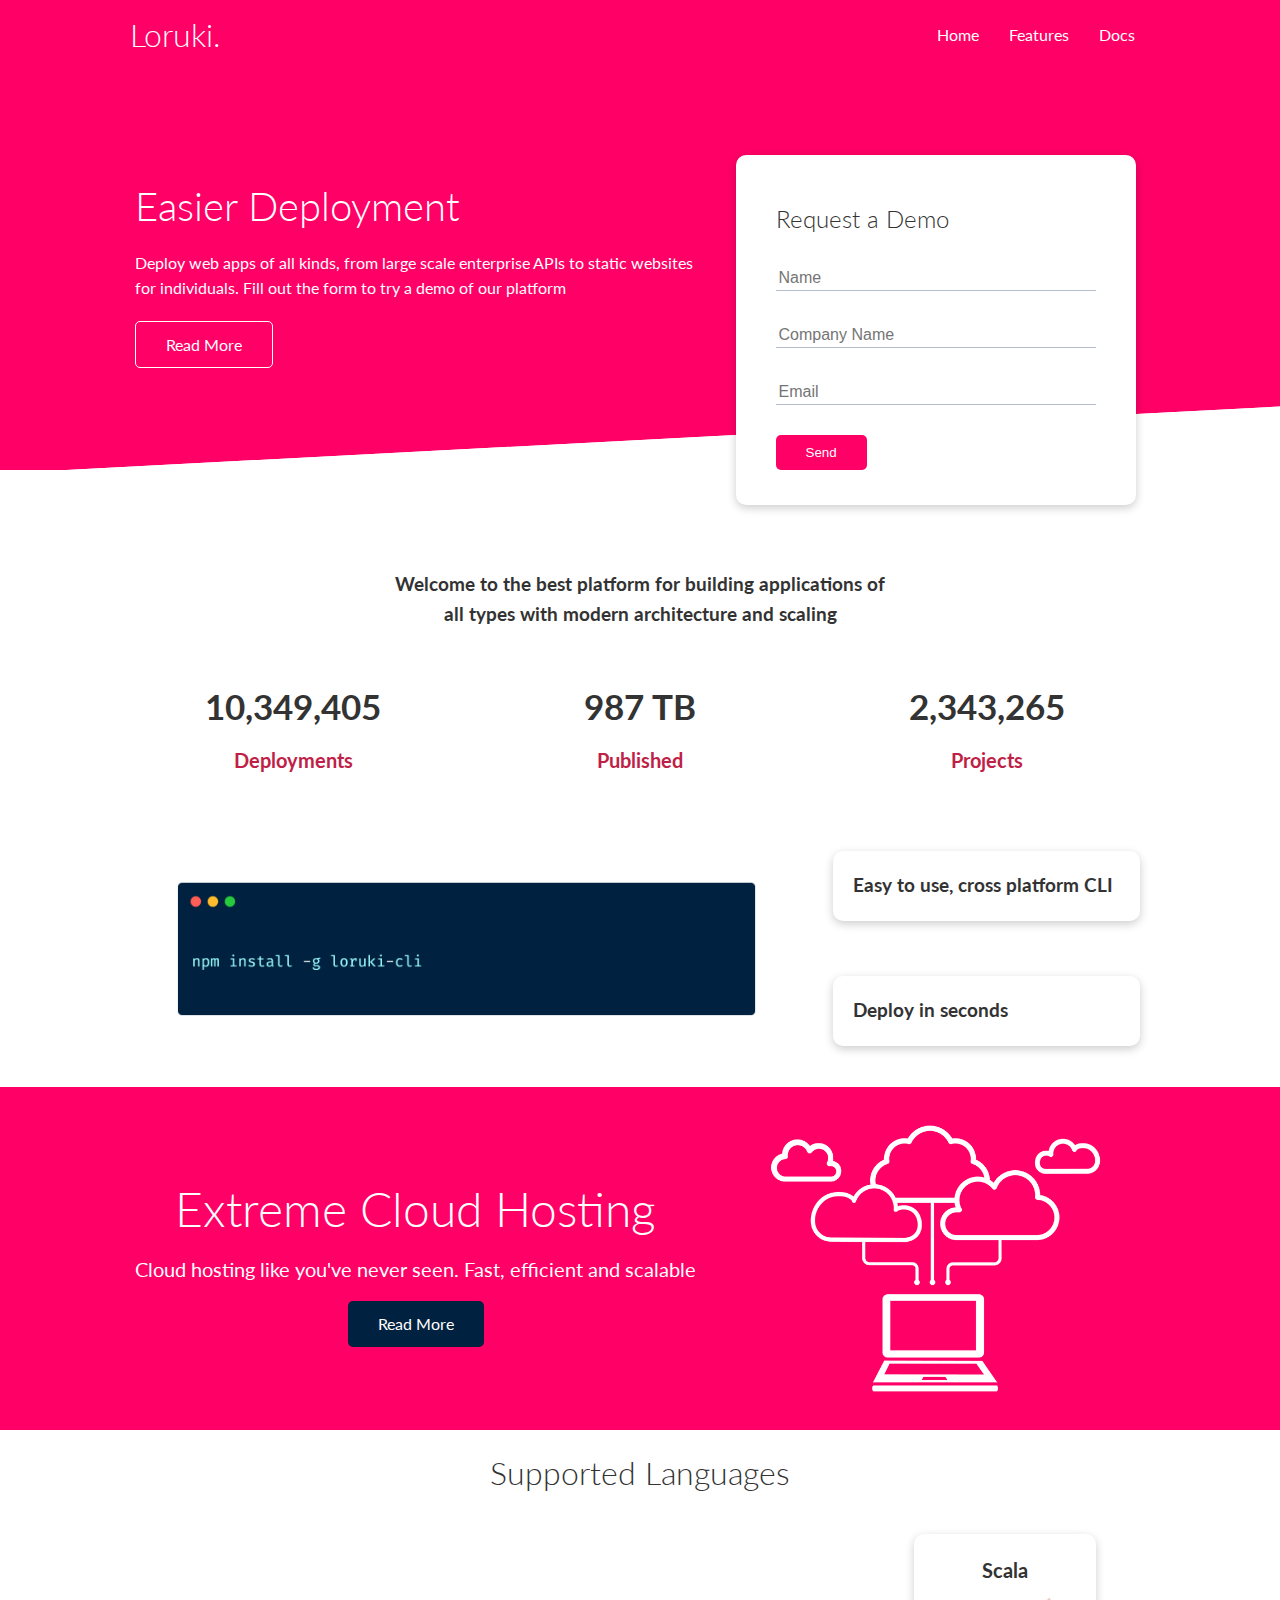
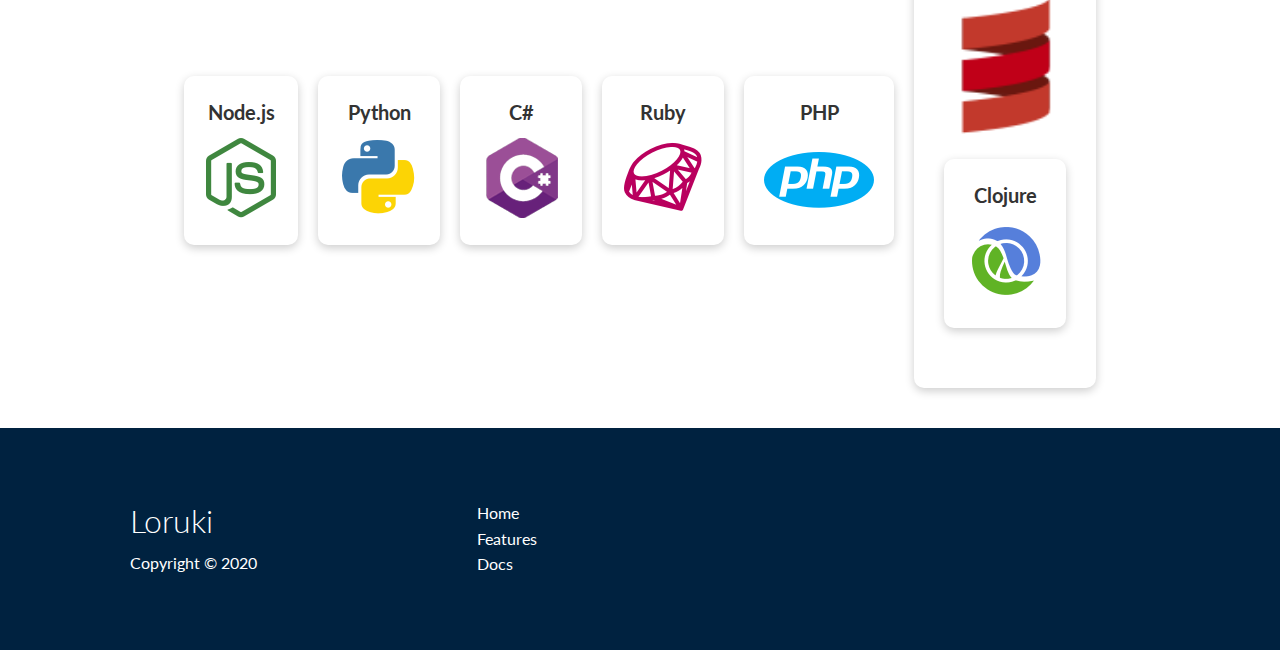
<file: index.html>
<!DOCTYPE html>
<html lang="en">

<head>
    <meta charset="UTF-8">
    <meta name="viewport" content="width=device-width, initial-scale=1.0">
    <link rel="stylesheet" href="https://cdnjs.cloudflare.com/ajax/libs/font-awesome/5.15.1/css/all.min.css"
        integrity="sha512-+4zCK9k+qNFUR5X+cKL9EIR+ZOhtIloNl9GIKS57V1MyNsYpYcUrUeQc9vNfzsWfV28IaLL3i96P9sdNyeRssA=="
        crossorigin="anonymous" />
    <link rel="stylesheet" href="css/utilities.css">
    <link rel="stylesheet" href="css/style.css">
    <title>Loruki | Cloud Hosting For Everyone</title>
</head>

<body>
    <!-- Navbar -->

    <div class="navbar">
        <div class="container flex">
            <h1 class="logo">Loruki.</h1>
            <nav>
                <ul>
                    <li><a href="index.html">Home</a></li>
                    <li><a href="features.html">Features</a></li>
                    <li><a href="docs.html">Docs</a></li>
                </ul>
            </nav>
        </div>
    </div>

    <!-- Showcase -->

    <section class="showcase">
        <div class="container grid">
            <div class="showcase-text">
                <h1>Easier Deployment</h1>
                <p>Deploy web apps of all kinds, from large scale enterprise APIs to static websites for individuals.
                    Fill out the form to try a demo of our platform</p>
                <a href="features.html" class="btn btn-outline">Read More</a>
            </div>

            <div class="showcase-form card">
                <h2>Request a Demo</h2>
                <form>
                    <div class="form-control">
                        <input type="text" name="name" placeholder="Name" required>
                    </div>
                    <div class="form-control">
                        <input type="text" name="company" placeholder="Company Name" required>
                    </div>
                    <div class="form-control">
                        <input type="email" name="email" placeholder="Email" required>
                    </div>
                    <input type="submit" value="Send" class="btn btn-primary">
                </form>
            </div>
        </div>
    </section>

    <!-- Stats -->

    <section class="stats">
        <div class="container">
            <h3 class="stats-heading text-center my-1">
                Welcome to the best platform for building applications of all types with modern architecture and scaling
            </h3>

            <div class="grid grid-3 text-center my-4">
                <div>
                    <i class="fas fa-server fa-3x"></i>
                    <h3>10,349,405</h3>
                    <p class="text-secondary">Deployments</p>
                </div>
                <div>
                    <i class="fas fa-upload fa-3x"></i>
                    <h3>987 TB</h3>
                    <p class="text-secondary">Published</p>
                </div>
                <div>
                    <i class="fas fa-project-diagram fa-3x"></i>
                    <h3>2,343,265</h3>
                    <p class="text-secondary">Projects</p>
                </div>
            </div>
        </div>
    </section>

    <!-- Cli -->

    <section class="cli">
        <div class="container grid">
            <img src="images/cli.png" alt="">
            <div class="card">
                <h3>Easy to use, cross platform CLI</h3>
            </div>
            <div class="card">
                <h3>Deploy in seconds</h3>
            </div>
        </div>
    </section>

    <!-- Cloud -->
    <section class="cloud bg-primary my-2 py-2">
        <div class="container grid">
            <div class="text-center">
                <h2 class="lg">Extreme Cloud Hosting</h2>
                <p class="lead my-1">Cloud hosting like you've never seen. Fast, efficient and scalable</p>
                <a href="features.html" class="btn btn-dark">Read More</a>
            </div>
            <img src="images/cloud.png" alt="">
        </div>
    </section>

    <!-- Languages -->

    <section class="languages">
        <h2 class="md text-center my-2">
            Supported Languages
        </h2>
        <div class="container flex">
            <div class="card">
                <h4>Node.js</h4>
                <img src="images/logos/node.png" alt="">
            </div>
            <div class="card">
                <h4>Python</h4>
                <img src="images/logos/python.png" alt="">
            </div>
            <div class="card">
                <h4>C#</h4>
                <img src="images/logos/csharp.png" alt="">
            </div>
            <div class="card">
                <h4>Ruby</h4>
                <img src="images/logos/ruby.png" alt="">
            </div>
            <div class="card">
                <h4>PHP</h4>
                <img src="images/logos/php.png" alt="">
            </div>
            <div class="card">
                <h4>Scala</h4>
                <img src="images/logos/scala.png" alt="">
                <div class="card">
                    <h4>Clojure</h4>
                    <img src="images/logos/clojure.png" alt="">
                </div>
            </div>
    </section>

    <!-- Footer -->

    <footer class="footer bg-dark py-5">
        <div class="container grid grid-3">
            <div>
                <h1>Loruki
                </h1>
                <p>Copyright &copy; 2020</p>
            </div>
            <nav>
                <ul>
                    <li><a href="index.html">Home</a></li>
                    <li><a href="features.html">Features</a></li>
                    <li><a href="docs.html">Docs</a></li>
                </ul>
            </nav>
            <div class="social">
                <a href="#"><i class="fab fa-github fa-2x"></i></a>
                <a href="#"><i class="fab fa-facebook fa-2x"></i></a>
                <a href="#"><i class="fab fa-instagram fa-2x"></i></a>
                <a href="#"><i class="fab fa-twitter fa-2x"></i></a>
            </div>
        </div>
    </footer>
</body>

</html>
</file>
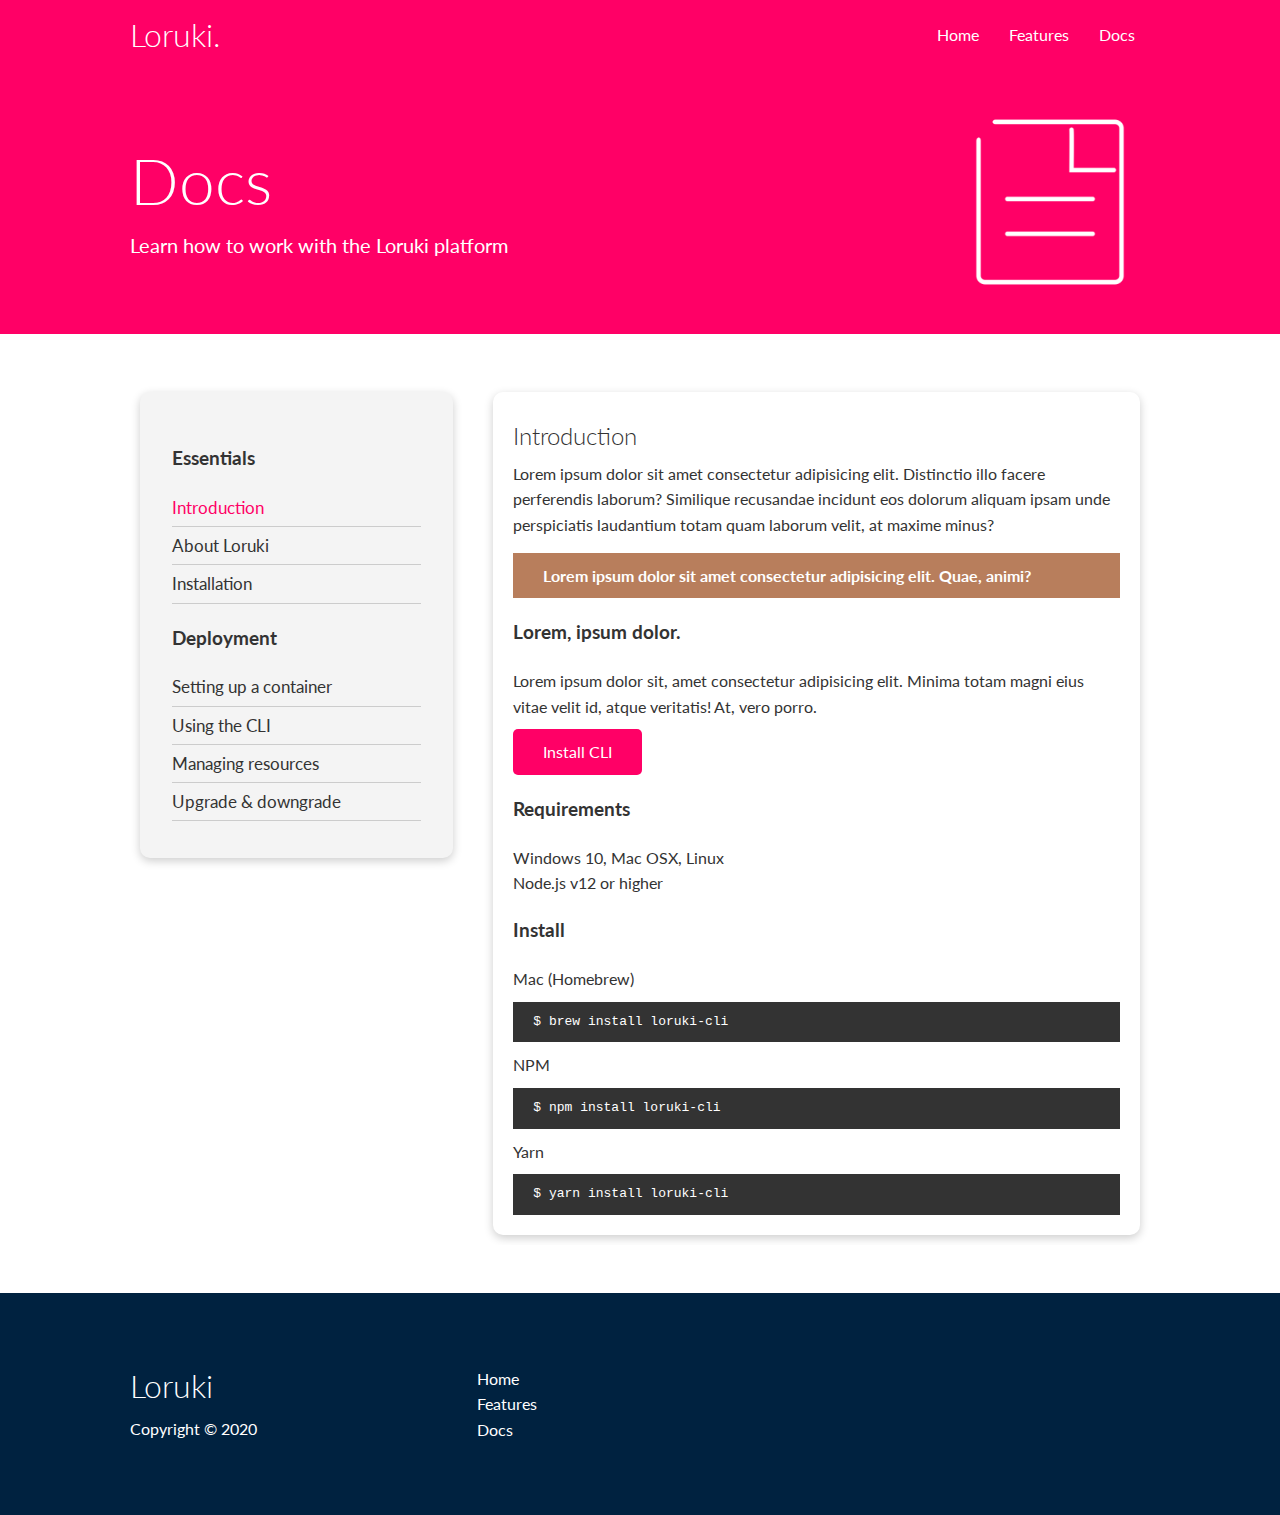
<file: docs.html>
<!DOCTYPE html>
<html lang="en">

<head>
    <meta charset="UTF-8">
    <meta name="viewport" content="width=device-width, initial-scale=1.0">
    <link rel="stylesheet" href="https://cdnjs.cloudflare.com/ajax/libs/font-awesome/5.15.1/css/all.min.css"
        integrity="sha512-+4zCK9k+qNFUR5X+cKL9EIR+ZOhtIloNl9GIKS57V1MyNsYpYcUrUeQc9vNfzsWfV28IaLL3i96P9sdNyeRssA=="
        crossorigin="anonymous" />
    <link rel="stylesheet" href="css/utilities.css">
    <link rel="stylesheet" href="css/style.css">
    <title>Loruki | Cloud Hosting For Everyone</title>
</head>

<body>

    <!-- Navbar -->

    <div class="navbar">
        <div class="container flex">
            <h1 class="logo">Loruki.</h1>
            <nav>
                <ul>
                    <li><a href="index.html">Home</a></li>
                    <li><a href="features.html">Features</a></li>
                    <li><a href="docs.html">Docs</a></li>
                </ul>
            </nav>
        </div>
    </div>

    <!-- Head -->

    <section class="docs-head bg-primary py-3">
        <div class="container grid">
            <div>
                <h1 class="xl">Docs</h1>
                <p class="lead">
                    Learn how to work with the Loruki platform
                </p>
            </div>
            <img src="images/docs.png" alt="">
        </div>
    </section>

    <!-- Docs main -->

    <section class="docs-main my-4">
        <div class="container grid">
            <div class="card bg-light p-3">
                <h3 class="my-2">Essentials</h3>
                <nav>
                    <ul>
                        <li><a class="text-primary" href="#">Introduction</a></li>
                        <li><a href="#">About Loruki</a></li>
                        <li><a href="#">Installation</a></li>
                    </ul>
                </nav>

                <h3 class="my-2">Deployment</h3>
                <nav>
                    <ul>
                        <li><a href="#">Setting up a container</a></li>
                        <li><a href="#">Using the CLI</a></li>
                        <li><a href="#">Managing resources</a></li>
                        <li><a href="#">Upgrade & downgrade</a></li>
                    </ul>
                </nav>
            </div>
            <div class="card">
                <h2>Introduction</h2>
                <p>Lorem ipsum dolor sit amet consectetur adipisicing elit. Distinctio illo facere perferendis laborum?
                    Similique recusandae incidunt eos dolorum aliquam ipsam unde perspiciatis laudantium totam quam
                    laborum velit, at maxime minus?</p>

                <div class="alert alert-success">
                    <i class="fas fa-info"></i> Lorem ipsum dolor sit amet consectetur adipisicing elit. Quae, animi?
                </div>

                <h3>Lorem, ipsum dolor.</h3>
                <p>Lorem ipsum dolor sit, amet consectetur adipisicing elit. Minima totam magni eius vitae velit id,
                    atque veritatis! At, vero porro.</p>
                <a href="#" class="btn btn-primary">Install CLI</a>

                <h3>Requirements</h3>
                <ul>
                    <li>Windows 10, Mac OSX, Linux</li>
                    <li>Node.js v12 or higher</li>
                </ul>

                <h3>Install</h3>
                <p>Mac (Homebrew)</p>
                <pre><code>$ brew install loruki-cli</code></pre>
                <p>NPM</p>
                <pre><code>$ npm install loruki-cli</code></pre>
                <p>Yarn</p>
                <pre><code>$ yarn install loruki-cli</code></pre>

            </div>
        </div>
    </section>

    <!-- Footer -->

    <footer class="footer bg-dark py-5">
        <div class="container grid grid-3">
            <div>
                <h1>Loruki
                </h1>
                <p>Copyright &copy; 2020</p>
            </div>
            <nav>
                <ul>
                    <li><a href="index.html">Home</a></li>
                    <li><a href="features.html">Features</a></li>
                    <li><a href="docs.html">Docs</a></li>
                </ul>
            </nav>
            <div class="social">
                <a href="#"><i class="fab fa-github fa-2x"></i></a>
                <a href="#"><i class="fab fa-facebook fa-2x"></i></a>
                <a href="#"><i class="fab fa-instagram fa-2x"></i></a>
                <a href="#"><i class="fab fa-twitter fa-2x"></i></a>
            </div>
        </div>
    </footer>
</body>

</html>
</file>
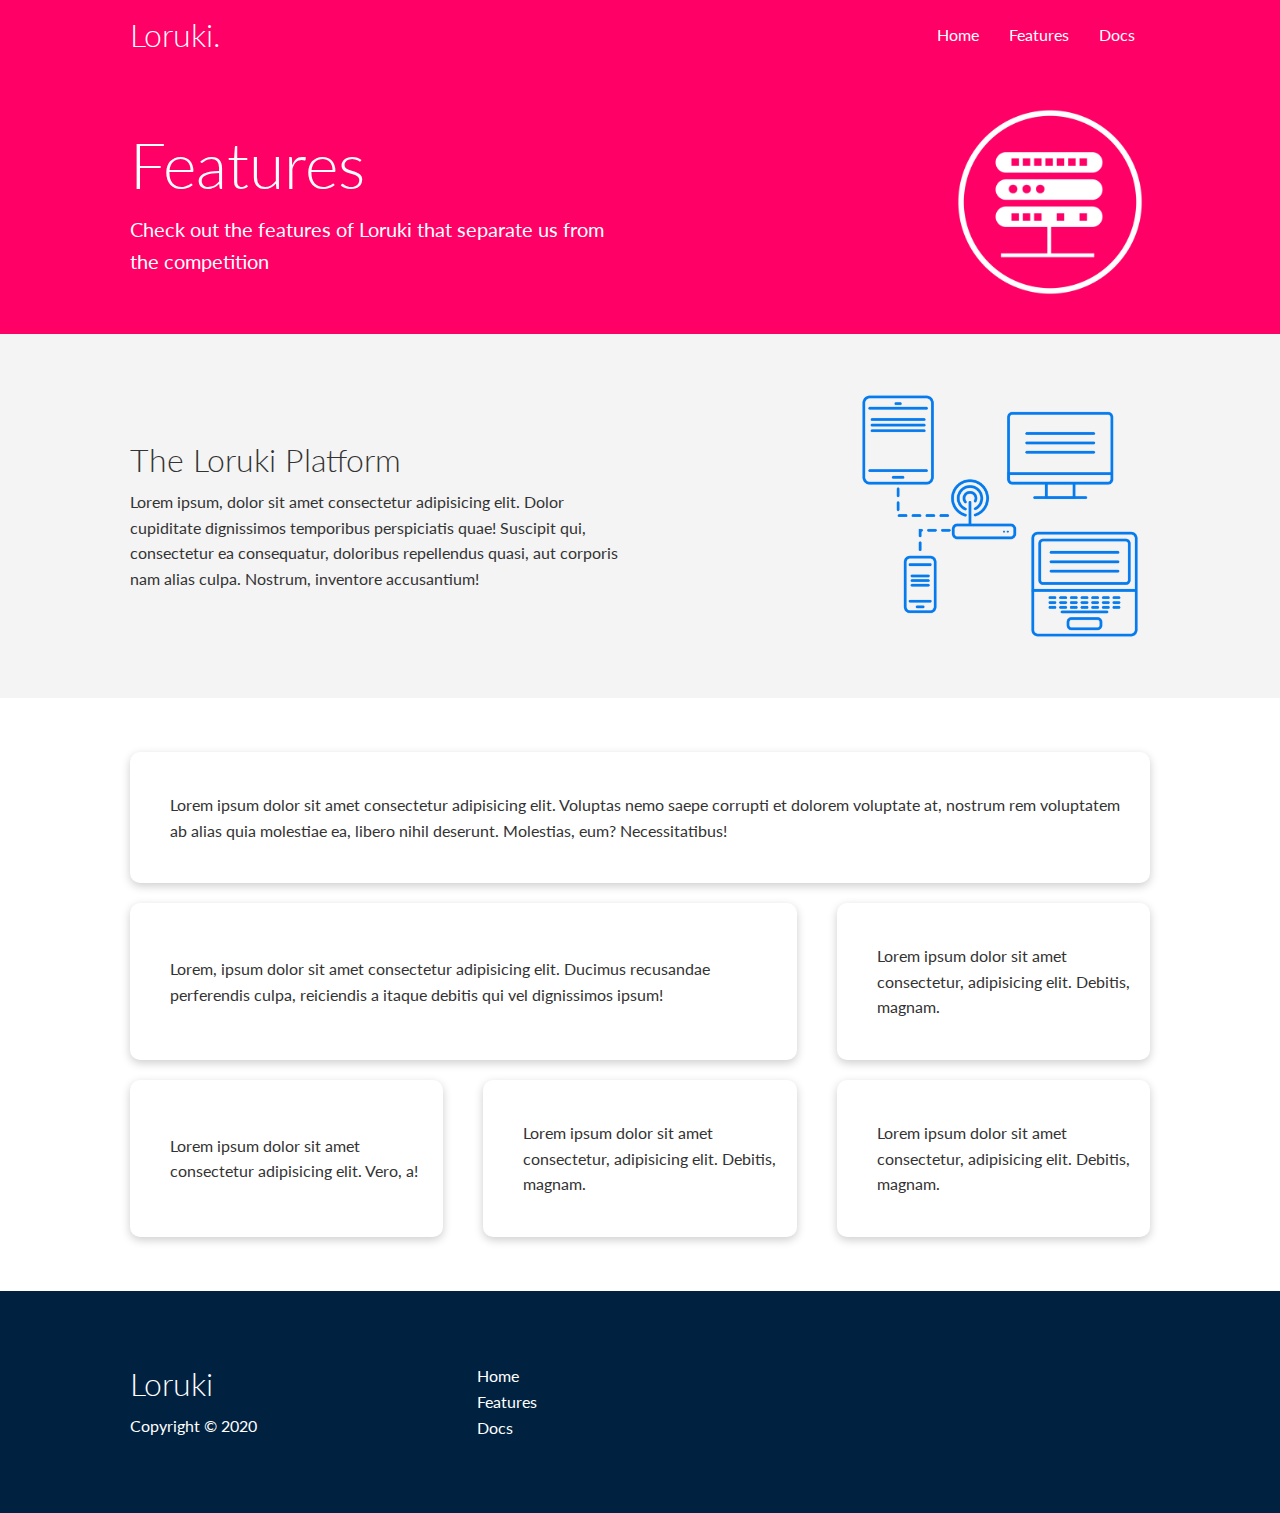
<file: features.html>
<!DOCTYPE html>
<html lang="en">

<head>
    <meta charset="UTF-8">
    <meta name="viewport" content="width=device-width, initial-scale=1.0">
    <link rel="stylesheet" href="https://cdnjs.cloudflare.com/ajax/libs/font-awesome/5.15.1/css/all.min.css"
        integrity="sha512-+4zCK9k+qNFUR5X+cKL9EIR+ZOhtIloNl9GIKS57V1MyNsYpYcUrUeQc9vNfzsWfV28IaLL3i96P9sdNyeRssA=="
        crossorigin="anonymous" />
    <link rel="stylesheet" href="css/utilities.css">
    <link rel="stylesheet" href="css/style.css">
    <title>Loruki | Cloud Hosting For Everyone</title>
</head>

<body>
    <!-- Navbar -->

    <div class="navbar">
        <div class="container flex">
            <h1 class="logo">Loruki.</h1>
            <nav>
                <ul>
                    <li><a href="index.html">Home</a></li>
                    <li><a href="features.html">Features</a></li>
                    <li><a href="docs.html">Docs</a></li>
                </ul>
            </nav>
        </div>
    </div>

    <!-- Head -->

    <section class="features-head bg-primary py-3">
        <div class="container grid">
            <div>
                <h1 class="xl">Features</h1>
                <p class="lead">
                    Check out the features of Loruki that separate us from the
                    competition
                </p>
            </div>
            <img src="images/server.png" alt="">
        </div>
    </section>

    <!-- Sub head -->

    <section class="features-sub-head bg-light py-3">
        <div class="container grid">
            <div>
                <h1 class="md">The Loruki Platform</h1>
                <p>
                    Lorem ipsum, dolor sit amet consectetur adipisicing elit. Dolor cupiditate dignissimos temporibus
                    perspiciatis quae! Suscipit qui, consectetur ea consequatur, doloribus repellendus quasi, aut
                    corporis nam alias culpa. Nostrum, inventore accusantium!
                </p>
            </div>
            <img src="images/server2.png" alt="">
        </div>
    </section>

    <section class="features-main my-2">
        <div class="container grid grid-3">
            <div class="card flex">
                <i class="fas fa-server fa-3x"></i>
                <p>Lorem ipsum dolor sit amet consectetur adipisicing elit. Voluptas nemo saepe corrupti et dolorem
                    voluptate at, nostrum rem voluptatem ab alias quia molestiae ea, libero nihil deserunt. Molestias,
                    eum? Necessitatibus!</p>
            </div>
            <div class="card flex">
                <i class="fas fa-network-wired fa-3x"></i>
                <p>
                    Lorem, ipsum dolor sit amet consectetur adipisicing elit. Ducimus
                    recusandae perferendis culpa, reiciendis a itaque debitis qui vel
                    dignissimos ipsum!
                </p>
            </div>
            <div class="card flex">
                <i class="fas fa-laptop-code fa-3x"></i>
                <p>
                    Lorem ipsum dolor sit amet consectetur, adipisicing elit. Debitis,
                    magnam.
                </p>
            </div>
            <div class="card flex">
                <i class="fas fa-database fa-3x"></i>
                <p>
                    Lorem ipsum dolor sit amet consectetur adipisicing elit. Vero, a!
                </p>
            </div>
            <div class="card flex">
                <i class="fas fa-power-off fa-3x"></i>
                <p>
                    Lorem ipsum dolor sit amet consectetur, adipisicing elit. Debitis,
                    magnam.
                </p>
            </div>
            <div class="card flex">
                <i class="fas fa-upload fa-3x"></i>
                <p>
                    Lorem ipsum dolor sit amet consectetur, adipisicing elit. Debitis,
                    magnam.
                </p>
            </div>
        </div>
    </section>

    <!-- Footer -->

    <footer class="footer bg-dark py-5">
        <div class="container grid grid-3">
            <div>
                <h1>Loruki
                </h1>
                <p>Copyright &copy; 2020</p>
            </div>
            <nav>
                <ul>
                    <li><a href="index.html">Home</a></li>
                    <li><a href="features.html">Features</a></li>
                    <li><a href="docs.html">Docs</a></li>
                </ul>
            </nav>
            <div class="social">
                <a href="#"><i class="fab fa-github fa-2x"></i></a>
                <a href="#"><i class="fab fa-facebook fa-2x"></i></a>
                <a href="#"><i class="fab fa-instagram fa-2x"></i></a>
                <a href="#"><i class="fab fa-twitter fa-2x"></i></a>
            </div>
        </div>
    </footer>
</body>

</html>
</file>
<file: css/utilities.css>
.container {
  max-width: 1100px;
  margin: 0 auto;
  overflow: auto;
  padding: 0 40px;
}

.card {
  background-color: #fff;
  color: #333;
  border-radius: 10px;
  box-shadow: 0 3px 10px rgba(0, 0, 0, 0.2);
  padding: 20px;
  margin: 10px;
}

.btn {
  display: inline-block;
  padding: 10px 30px;
  cursor: pointer;
  background: var(--primary-color);
  color: #fff;
  border: none;
  border-radius: 5px;
}

.btn-outline {
  background-color: transparent;
  border: 1px #fff solid;
}

.btn:hover {
  transform: scale(0.98);
}

/* Backgrounds & colored buttons */
.bg-primary,
.btn-primary {
  background-color: var(--primary-color);
  color: #fff;
}

.bg-secondary,
.btn-secondary {
  background-color: var(--secondary-color);
  color: #fff;
}

.bg-dark,
.btn-dark {
  background-color: var(--dark-color);
  color: #fff;
}

.bg-light,
.btn-light {
  background-color: var(--light-color);
  color: #333;
}

.bg-primary a,
.btn-primary a,
.bg-secondary a,
.btn-secondary a,
.bg-dark a,
.btn-dark a {
  color: #fff;
}

/* Text colors */
.text-primary {
  color: var(--primary-color);
}

.text-secondary {
  color: var(--secondary-color);
}

.text-dark {
  color: var(--dark-color);
}

.text-light {
  color: var(--light-color);
}

/* Text sizes */

.lead {
  font-size: 20px;
}

.sm {
  font-size: 1rem;
}

.md {
  font-size: 2rem;
}

.lg {
  font-size: 3rem;
}

.xl {
  font-size: 4rem;
}

.text-center {
  text-align: center;
}

/* Alert */

.alert {
  background-color: var(--light-color);
  padding: 10px 20px;
  font-weight: bold;
  margin: 15px 0;
}

.alert i {
  margin-right: 10px;
}

.alert-success {
  background-color: var(--success-color);
  color: #fff;
}

.alert-error {
  background-color: var(--error-color);
  color: #fff;
}

.flex {
  display: flex;
  justify-content: center;
  align-items: center;
  height: 100%;
}

.grid {
  display: grid;
  grid-template-columns: repeat(2, 1fr);
  gap: 20px;
  justify-content: center;
  align-items: center;
  height: 100%;
}

.grid-3 {
  grid-template-columns: repeat(3, 1fr);
}

/* Margin */

.my-1 {
  margin: 1rem 0;
}

.my-2 {
  margin: 1.5rem 0;
}

.my-3 {
  margin: 2rem 0;
}

.my-4 {
  margin: 3rem 0;
}

.my-5 {
  margin: 4rem 0;
}

.m-1 {
  margin: 1rem;
}

.m-2 {
  margin: 1.5rem;
}

.m-3 {
  margin: 2rem;
}

.m-4 {
  margin: 3rem;
}

.m-5 {
  margin: 4rem;
}

/* Padding */

.py-1 {
  padding: 1rem 0;
}

.py-2 {
  padding: 1.5rem 0;
}

.py-3 {
  padding: 2rem 0;
}

.py-4 {
  padding: 3rem 0;
}

.py-5 {
  padding: 4rem 0;
}

.p-1 {
  padding: 1rem;
}

.p-2 {
  padding: 1.5rem;
}

.p-3 {
  padding: 2rem;
}

.p-4 {
  padding: 3rem;
}

.p-5 {
  padding: 4rem;
}
</file>
<file: css/style.css>
@import url("https://fonts.googleapis.com/css2?family=Lato:wght@300&display=swap");

:root {
  --primary-color: #ff0066;
  --secondary-color: #c01f47;
  --dark-color: #002240;
  --light-color: #f4f4f4;
  --success-color: #b87e5c;
  --error-color: #d9534f;
}

* {
  box-sizing: border-box;
  padding: 0;
  margin: 0;
}

body {
  font-family: "Lato", sans-serif;
  color: #333;
  line-height: 1.6;
}

ul {
  list-style-type: none;
}

a {
  text-decoration: none;
  color: #333;
}

h1,
h2 {
  font-weight: 300;
  line-height: 1.2;
  margin: 10px 0;
}

p {
  margin: 10px 0;
}

img {
  width: 100%;
}

code,
pre {
  background: #333;
  color: #fff;
  padding: 10px;
}

.hidden {
  visibility: hidden;
  height: 0;
}

/* Navbar */

.navbar {
  background-color: var(--primary-color);
  color: #fff;
  height: 70px;
}

.navbar ul {
  display: flex;
}

.navbar a {
  color: #fff;
  padding: 10px;
  margin: 0 5px;
}

.navbar a:hover {
  border-bottom: 2px #fff solid;
}

.navbar .flex {
  justify-content: space-between;
}

/* Showcase */

.showcase {
  height: 400px;
  background-color: var(--primary-color);
  color: #fff;
  position: relative;
}

.showcase h1 {
  font-size: 40px;
}

.showcase p {
  margin: 20px 0;
}

.showcase .grid {
  overflow: visible;
  grid-template-columns: 55% auto;
  gap: 30px;
}

.showcase-text {
  animation: slideInFromLeft 1s ease-in;
}

.showcase-form {
  position: relative;
  top: 60px;
  height: 350px;
  width: 400px;
  padding: 40px;
  z-index: 100;
  justify-self: flex-end;
  animation: slideInFromRight 1s ease-in;
}

.showcase-form .form-control {
  margin: 30px 0;
}

.showcase-form input[type="text"],
.showcase-form input[type="email"] {
  border: 0;
  border-bottom: 1px solid #b4becb;
  width: 100%;
  padding: 3px;
  font-size: 16px;
}

.showcase-form input:focus {
  outline: none;
}

.showcase::before,
.showcase::after {
  content: "";
  position: absolute;
  height: 100px;
  bottom: -70px;
  right: 0;
  left: 0;
  background: #fff;
  transform: skewY(-3deg);
  -webkit-transform: skewY(-3deg);
  -moz-transform: skewY(-3deg);
  -ms-transform: skewY(-3deg);
}

/* Stats */

.stats {
  padding-top: 100px;
  animation: slideInFromBottom 1s ease-in;
}

.stats-heading {
  max-width: 500px;
  margin: auto;
}

.stats .grid h3 {
  font-size: 35px;
}

.stats .grid p {
  font-size: 20px;
  font-weight: bold;
}

/* Cli */

.cli .grid {
  grid-template-columns: repeat(3, 1fr);
  grid-template-rows: repeat(2, 1fr);
}

.cli .grid > *:first-child {
  grid-column: 1 / span 2;
  grid-row: 1 / span 2;
}

/* Cloud */

.cloud .grid {
  grid-template-columns: 4fr 3fr;
}

/* Languages */

.languages .flex {
  flex-wrap: wrap;
}

.languages .card {
  text-align: center;
  margin: 18px 10px 40px;
  transition: transform 0.2s ease-in;
}

.languages .card h4 {
  font-size: 20px;
  margin-bottom: 10px;
}

.languages .card:hover {
  transform: translateY(-15px);
}

/* Features */

.features-head img,
.docs-head img {
  width: 200px;
  justify-self: flex-end;
}

.features-sub-head img {
  width: 300px;
  justify-self: flex-end;
}

.features-main .card > i {
  margin-right: 20px;
}

.features-main .grid {
  padding: 30px;
}

.features-main .grid > *:first-child {
  grid-column: 1 / span 3;
}

.features-main .grid > *:nth-child(2) {
  grid-column: 1 / span 2;
}

/* Docs */

.docs-main h3 {
  margin: 20px 0;
}

.docs-main .grid {
  grid-template-columns: 1fr 2fr;
  align-items: flex-start;
}

.docs-main nav li {
  font-size: 17px;
  padding-bottom: 5px;
  margin-bottom: 5px;
  border-bottom: 1px #ccc solid;
}

.docs-main a:hover {
  font-weight: bold;
}

/* Footer */

.footer .social a {
  margin: 0 10px;
}

.fa-github:hover {
  color: #000000;
}

.fa-facebook:hover {
  color: #1773ea;
}

.fa-instagram:hover {
  color: #b32e87;
}

.fa-twitter:hover {
  color: #1c9cea;
}

/* Animations */
@keyframes slideInFromLeft {
  0% {
    transform: translateX(-100%);
  }

  100% {
    transform: translateX(0);
  }
}

@keyframes slideInFromRight {
  0% {
    transform: translateX(100%);
  }

  100% {
    transform: translateX(0);
  }
}

@keyframes slideInFromTop {
  0% {
    transform: translateY(-100%);
  }

  100% {
    transform: translateX(0);
  }
}

@keyframes slideInFromBottom {
  0% {
    transform: translateY(100%);
  }

  100% {
    transform: translateX(0);
  }
}

/* Tablets and under */

@media (max-width: 768px) {
  .grid,
  .showcase .grid,
  .stats .grid,
  .cli .grid,
  .cloud .grid,
  .features-main .grid,
  .docs-main .grid {
    grid-template-columns: 1fr;
    grid-template-rows: 1fr;
  }

  .showcase {
    height: auto;
  }

  .showcase-text {
    text-align: center;
    margin-top: 40px;
    animation: slideInFromTop 1s ease-in;
  }

  .showcase-form {
    justify-self: center;
    margin: auto;
    animation: slideInFromBottom 1s ease-in;
  }

  .cli .grid > *:first-child {
    grid-column: 1;
    grid-row: 1;
  }

  .features-head,
  .features-sub-head,
  .docs-head {
    text-align: center;
  }

  .features-head img,
  .features-sub-head img,
  .docs-head img {
    justify-self: center;
  }

  .features-main .grid > *:first-child,
  .features-main .grid > *:nth-child(2) {
    grid-column: 1;
  }
}

/* Mobile */

@media (max-width: 500px) {
  .navbar {
    height: 110px;
  }

  .navbar .flex {
    flex-direction: column;
  }

  .navbar ul {
    padding: 10px;
    background-color: rgba(0, 0, 0, 0.1);
  }

  .showcase-form {
    width: 300px;
  }
}
</file>
